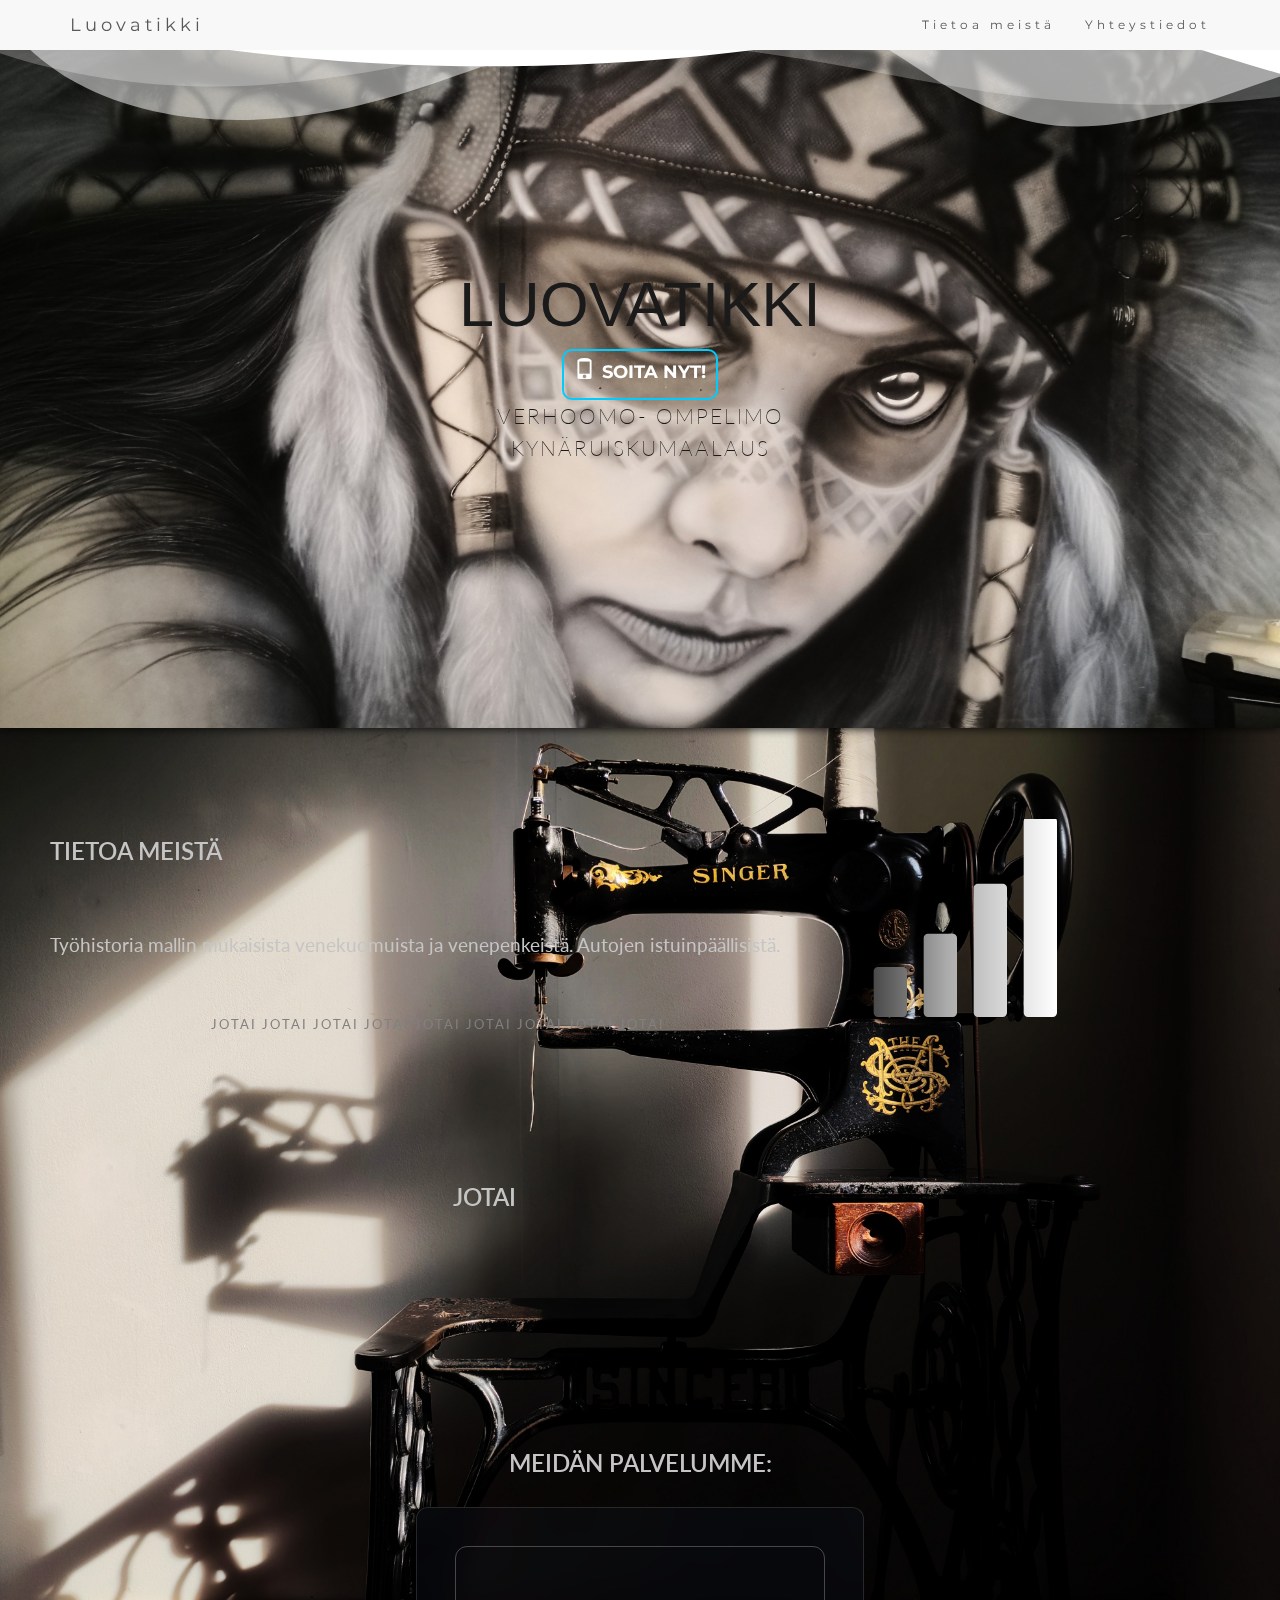
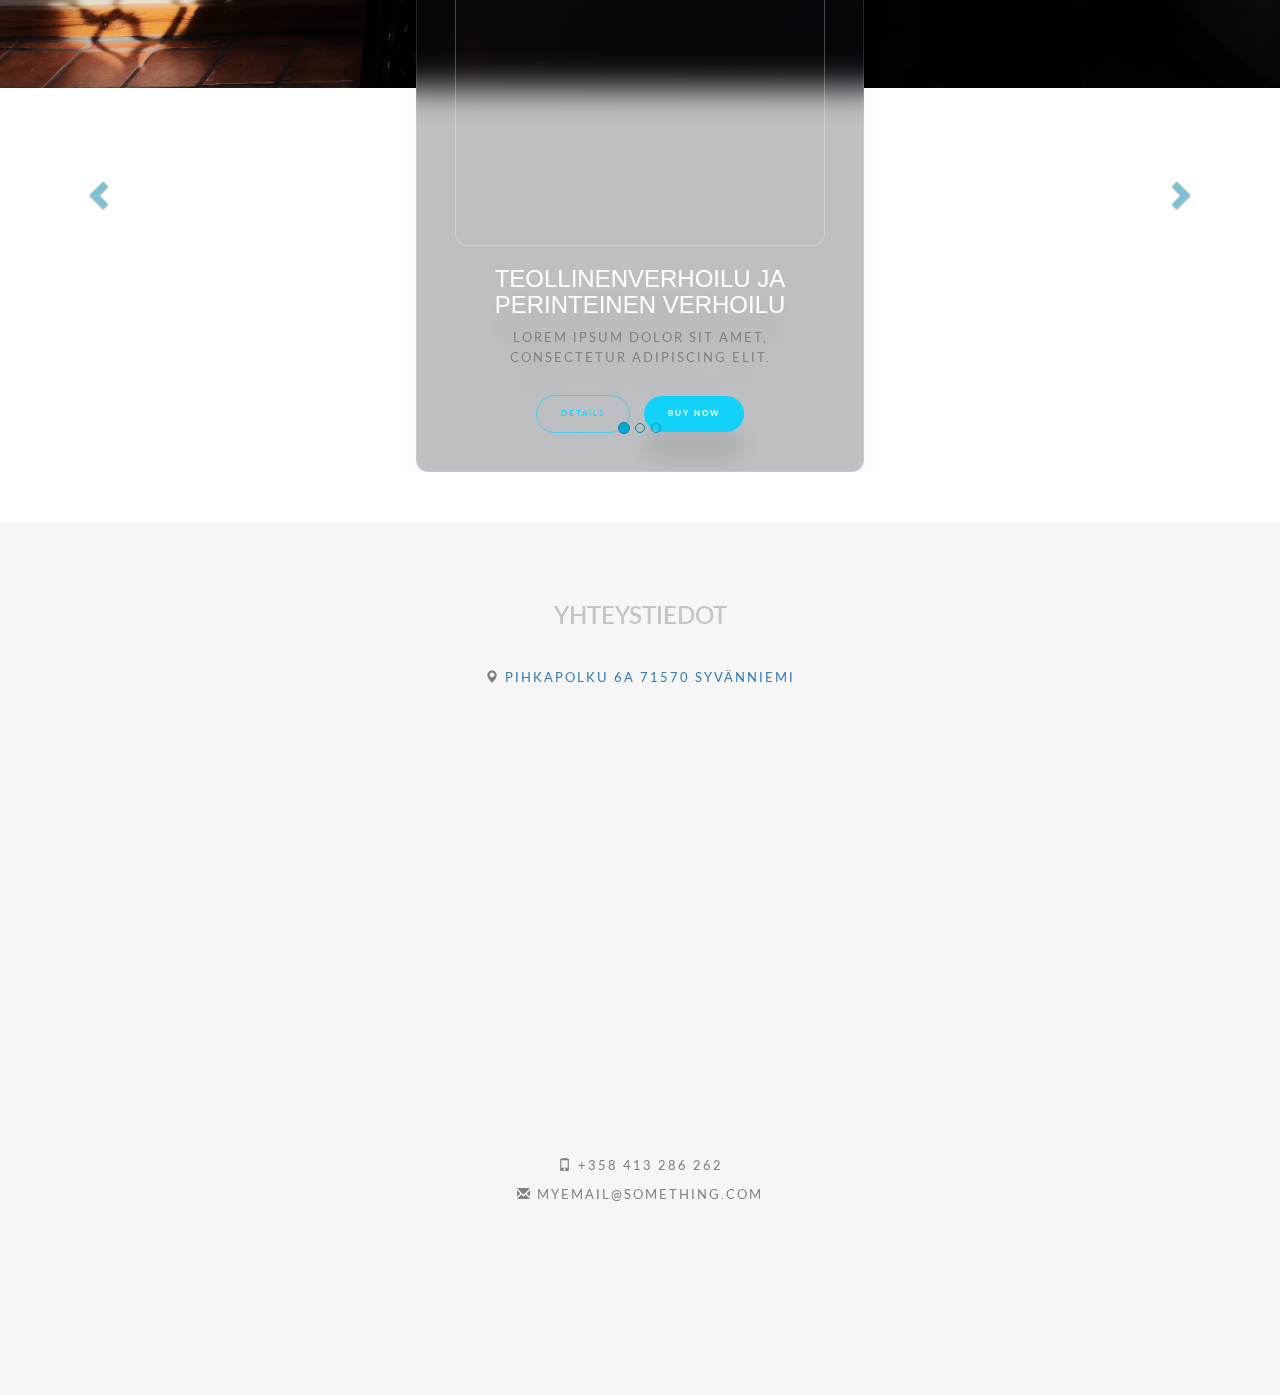
<file: index.html>
<!DOCTYPE html>
<html lang="fi">
  <head>
    
    <meta charset="utf-8">
    
    <title>Firman Nimi</title>
    <link rel="icon" href="kuvat/Logo.png">
    <meta name="viewport" content="width=device-width, initial-scale=1"> 
    <link rel="stylesheet" href="https://maxcdn.bootstrapcdn.com/bootstrap/3.4.1/css/bootstrap.min.css">
    <link href="https://fonts.googleapis.com/css?family=Montserrat" rel="stylesheet" type="text/css">
    <link href="https://fonts.googleapis.com/css?family=Lato" rel="stylesheet" type="text/css">
    <script src="https://ajax.googleapis.com/ajax/libs/jquery/3.7.1/jquery.min.js"></script>
    <script src="https://maxcdn.bootstrapcdn.com/bootstrap/3.4.1/js/bootstrap.min.js"></script>
    <link rel="stylesheet" href="css/style.css">
    
  </head>
  
  <body id="myPage" data-spy="scroll" data-target=".navbar" data-offset="60" class="">
    
    <div class="custom-shape-divider-top-1751411372">
    <svg data-name="Layer 1" xmlns="http://www.w3.org/2000/svg" viewBox="0 0 1200 120" preserveAspectRatio="none">
        <path d="M0,0V46.29c47.79,22.2,103.59,32.17,158,28,70.36-5.37,136.33-33.31,206.8-37.5C438.64,32.43,512.34,53.67,583,72.05c69.27,18,138.3,24.88,209.4,13.08,36.15-6,69.85-17.84,104.45-29.34C989.49,25,1113-14.29,1200,52.47V0Z" opacity=".25" class="shape-fill"></path>
        <path d="M0,0V15.81C13,36.92,27.64,56.86,47.69,72.05,99.41,111.27,165,111,224.58,91.58c31.15-10.15,60.09-26.07,89.67-39.8,40.92-19,84.73-46,130.83-49.67,36.26-2.85,70.9,9.42,98.6,31.56,31.77,25.39,62.32,62,103.63,73,40.44,10.79,81.35-6.69,119.13-24.28s75.16-39,116.92-43.05c59.73-5.85,113.28,22.88,168.9,38.84,30.2,8.66,59,6.17,87.09-7.5,22.43-10.89,48-26.93,60.65-49.24V0Z" opacity=".5" class="shape-fill"></path>
        <path d="M0,0V5.63C149.93,59,314.09,71.32,475.83,42.57c43-7.64,84.23-20.12,127.61-26.46,59-8.63,112.48,12.24,165.56,35.4C827.93,77.22,886,95.24,951.2,90c86.53-7,172.46-45.71,248.8-84.81V0Z" class="shape-fill"></path>
    </svg>
</div>
    <nav class="navbar navbar-default navbar-fixed-top">
      <div class="container">
        <div class="navbar-header">
          <button type="button" class="navbar-toggle" data-toggle="collapse" data-target="#myNavbar">
            <span class="icon-bar"></span>
            <span class="icon-bar"></span>
            <span class="icon-bar"></span>                        
          </button>
          <a class="navbar-brand" href="#myPage">Luovatikki</a>
        </div>
        <div class="collapse navbar-collapse" id="myNavbar">
          <ul class="nav navbar-nav navbar-right">
            <li><a href="#about">Tietoa meistä</a></li>
            
            <li><a href="#contact">Yhteystiedot</a></li>
          </ul>
        </div>
      </div>
    </nav>
    <div class="jumbotron text-center" >

     <!-- <div class="col-sm-2"><img src="kuvat/Logo.png" alt="logo" style="align-items: center; width: 100%;">
      </div>-->

      <h1>Luovatikki</h1> 
      <a href="tel:0413286262" style="align-items: center;">            
        <button class="glow-button"> <p class="glyphicon glyphicon-phone"></p> Soita nyt!</button>
      </a> 
      <p>Verhoomo- Ompelimo
        <br> kynäruiskumaalaus</p> 
      

      
      
      <form>
      </div>
    </form>
  </div>
  <!-- Container (About Section) -->
  <div id="about" class="container-fluid">
    <div class="row">
      <div class="col-sm-8">
        
        <h2>Tietoa meistä</h2><br>
        <h4>Työhistoria mallin mukaisista venekuomuista ja venepenkeistä. Autojen istuinpäällisistä.</h4><br>
        <p>jotai jotai jotai jotai jotai jotai jotai jotai jotai</p>
        
      </div>
      <div class="col-sm-4">
        <span class="glyphicon glyphicon-signal logo"></span>
      </div>
    </div>
  </div>
  
  <div class="container-fluid ">
    <div class="row">
      <div class="col-sm-4">
        <span class="glyphicon glyphicon-globe logo slideanim"></span>
      </div>
      <div class="col-sm-8">
        <h2>jotai</h2><br>
                           

                         
          </div>                                
        </div>
      </div>
    
    
    
    
    <!-- Container (Portfolio Section) -->
    
    
    <h2 style="text-align: center;">Meidän palvelumme:</h2>
    <div id="myCarousel" class="carousel slide text-center" data-ride="carousel" style="margin-bottom: 50px;">
      <!-- Indicators -->
      <ol class="carousel-indicators">
        <li data-target="#myCarousel" data-slide-to="0" class="active"></li>
        <li data-target="#myCarousel" data-slide-to="1"></li>
        <li data-target="#myCarousel" data-slide-to="2"></li>
      </ol>
      
      <!-- Wrapper for slides -->
      <div class="carousel-inner" role="listbox">
        <div class="item">
           <div class="container2">
                          <div class="wrapper">
                            <div class="banner-image bg-rotator"></div>
  
 
                            <h1> Kynäruiskumaalaus</h1>
                            <p>Lorem ipsum dolor sit amet, <br/>
                              consectetur adipiscing elit.</p>
                            </div>
                            <div class="button-wrapper"> 
                            <button class="btn outline">DETAILS</button>
                              <button class="btn fill">BUY NOW</button>
                            </div>
              </div>
        </div>
        <div class="item">
            <div class="container2">
                          <div class="wrapper">
                            <div class="banner-image bg-rotator2" ></div>
                            
                           
                            <h1> Ajoneuvoverhoilu ja venekuomut</h1>
                            <p>Lorem ipsum dolor sit amet, <br/>
                              consectetur adipiscing elit.</p>
                            </div>
                            <div class="button-wrapper"> 
                            <button class="btn outline">DETAILS</button>
                              <button class="btn fill">BUY NOW</button>
                            </div>
              </div>
        </div>
        <div class="item active">
            <div class="container2">
                          <div class="wrapper">
                            <div class="banner-image"> </div>
                            <h1> Teollinenverhoilu ja perinteinen verhoilu</h1>
                            <p>Lorem ipsum dolor sit amet, <br/>
                              consectetur adipiscing elit.</p>
                            </div>
                            <div class="button-wrapper"> 
                            <button class="btn outline">DETAILS</button>
                              <button class="btn fill">BUY NOW</button>
                            </div>
              </div>
        </div>
      </div>
      
      <!-- Left and right controls -->
      <a class="left carousel-control" href="#myCarousel" role="button" data-slide="prev">
        <span class="glyphicon glyphicon-chevron-left" aria-hidden="true"></span>
        <span class="sr-only">Previous</span>
      </a>
      <a class="right carousel-control" href="#myCarousel" role="button" data-slide="next">
        <span class="glyphicon glyphicon-chevron-right" aria-hidden="true"></span>
        <span class="sr-only">Next</span>
      </a>
    </div>
  </div>
  
  
  
  <!-- Container (Contact Section) -->
  <div id="contact" class="container-fluid bg-grey">
    <h2 class="text-center">YHTEYSTIEDOT</h2>
    <div class="row info-text">
      
        <p></p>
        <p ><span class="glyphicon glyphicon-map-marker"></span><a href="https://maps.app.goo.gl/FSPdt3JB2fiaUHcH6"> Pihkapolku 6A 71570 SYVÄNNIEMI </a></p> <iframe src="https://www.google.com/maps/embed?pb=!1m14!1m8!1m3!1d1531.0339505754632!2d27.323815212438614!3d62.848769833469134!3m2!1i1024!2i768!4f13.1!3m3!1m2!1s0x4684bf3e9ec80c29%3A0xfa9c7dcdef268712!2sPihkapolku%206a%2C%2071570%20Kuopio!5e0!3m2!1sfi!2sfi!4v1754407478418!5m2!1sfi!2sfi" width="600" height="450" style="border:0;" allowfullscreen="" loading="lazy" referrerpolicy="no-referrer-when-downgrade"></iframe>
        <p><span class="glyphicon glyphicon-phone"></span> +358 413 286 262</p>
        <p><span class="glyphicon glyphicon-envelope"></span> myemail@something.com</p>
      </div>
      <div class="col-sm-7 slideanim">
        <div class="row">
          
  </div>
</div>

<!-- Image of location/map -->


<footer class="container-fluid text-center">

 
</footer>

<script>
$(document).ready(function(){
  // Add smooth scrolling to all links in navbar + footer link
  $(".navbar a, footer a[href='#myPage']").on('click', function(event) {
    // Make sure this.hash has a value before overriding default behavior
    if (this.hash !== "") {
      // Prevent default anchor click behavior
      event.preventDefault();

      // Store hash
      var hash = this.hash;

      // Using jQuery's animate() method to add smooth page scroll
      // The optional number (900) specifies the number of milliseconds it takes to scroll to the specified area
      $('html, body').animate({
        scrollTop: $(hash).offset().top
      }, 900, function(){
   
        // Add hash (#) to URL when done scrolling (default click behavior)
        window.location.hash = hash;
      });
    } // End if
  });
  
  $(window).scroll(function() {
    $(".slideanim").each(function(){
      var pos = $(this).offset().top;

      var winTop = $(window).scrollTop();
        if (pos < winTop + 600) {
          $(this).addClass("slide");
        }
    });
  });
})
</script>

</body>
</html>
</file>
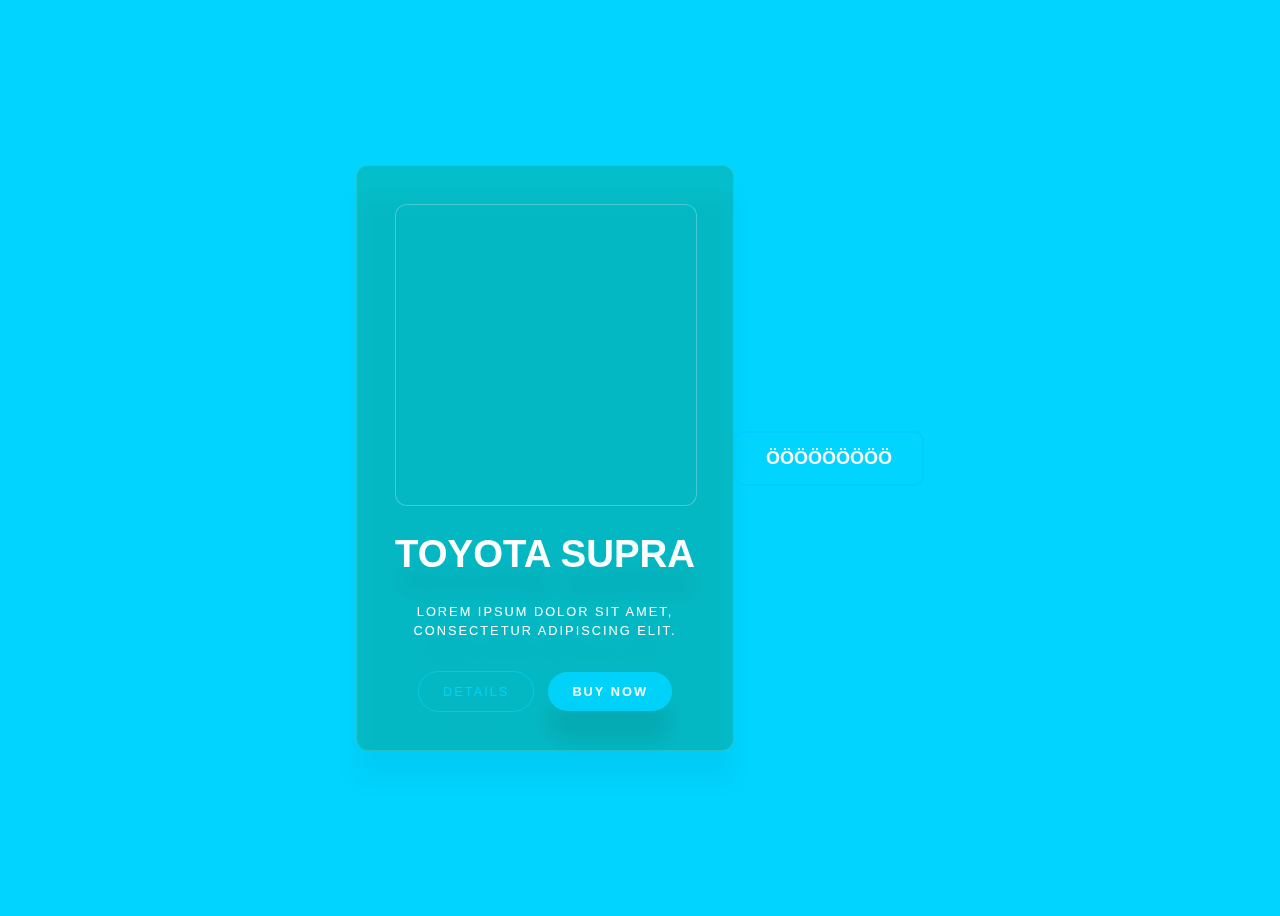
<file: test.html>
<!DOCTYPE html>
<html>
<head>
    <meta charset="UTF-8" />
    <title>title</title>

    <style>
body {
    display: flex;
    justify-content: center;
    align-items: center;
    height: 100vh;
    background-color: #1f1f1f;
}


.glow-button {
  padding: 15px 30px;
  color: #fff;
  font-size: 18px;
  font-weight: bold;
  text-transform: uppercase;
  text-decoration: none;
  border: 2px solid #00ccff;
  border-radius: 10px;
  background-color: transparent;
  cursor: pointer;
  transition: 0.3s;
  position: relative;
  overflow: hidden;
}

.glow-button::before {
  content: '';
  position: absolute;
  top: 0;
  left: 0;
  width: 100%;
  height: 100%;
  border-radius: 10px;
  background: radial-gradient(circle, rgba(0, 234, 255, 0.3), rgba(0, 0, 0, 0));
  opacity: 0;
  transition: opacity 0.3s;

}

.glow-button:hover {
background-color: #00ccff;
color: #000000;
box-shadow: 0 0 15px #00ccff, 0 0 30px #00ccff, 0 0 45px #00ccff;

}

.glow-button:hover::before {
  opacity: 1;
}





@import url('https://fonts.googleapis.com/css2?family=Righteous&display=swap');
@import url('https://fonts.googleapis.com/css2?family=Lato:wght@300&display=swap');

body {
  /* solid background */
  background: rgb(0,212,255);
  
  /* gradient background*/
  
  

}

.container {
  backdrop-filter: blur(16px) saturate(180%);
  -webkit-backdrop-filter: blur(16px) saturate(180%);
  background-color: rgba(17, 25, 40, 0.25);
  border-radius: 12px;
  border: 1px solid rgba(255, 255, 255, 0.125);  
  padding: 38px;  
  filter: drop-shadow(0 30px 10px rgba(0,0,0,0.125));
  display: flex;
  flex-direction: column;
  align-items: center;
  justify-content:center;
  text-align: center;
  
}

.wrapper {
  width: 100%;
  height: 100%;
  
}

.banner-image {
  background-image: url(https://images.unsplash.com/photo-1641326201918-3cafc641038e?ixlib=rb-1.2.1&ixid=MnwxMjA3fDB8MHxwaG90by1wYWdlfHx8fGVufDB8fHx8&auto=format&fit=crop&w=1887&q=80);
  background-position: center;
  background-size: cover;
  height: 300px;
  width: 100%;
  border-radius: 12px;
  border: 1px solid rgba(255,255,255, 0.255)
}

h1{
  font-family: 'Righteous', sans-serif;
  color: rgba(255,255,255,0.98);
  text-transform: uppercase;
  font-size: 2.4rem;
}

p {
  color: #fff;
  font-family: 'Lato', sans-serif;
  text-align: center;
  font-size: 0.8rem;
  line-height: 150%;
  letter-spacing: 2px;
  text-transform: uppercase;
}

.button-wrapper{
  margin-top: 18px;
}

.btn {
  border: none;
  padding: 12px 24px;
  border-radius: 24px;
  font-size: 12px;
  font-size: 0.8rem;  
  letter-spacing: 2px;  
  cursor: pointer;
}

.btn + .btn {
  margin-left: 10px;
}

.outline {
  background: transparent;
  color: rgba(0, 212, 255, 0.9);
  border: 1px solid rgba(0, 212, 255, 0.6);
  transition: all .3s ease;
  
}

.outline:hover{
  transform: scale(1.125);
  color: rgba(255, 255, 255, 0.9);
  border-color: rgba(255, 255, 255, 0.9);
  transition: all .3s ease;  
}

.fill {
  background: rgba(0, 212, 255, 0.9);
  color: rgba(255,255,255,0.95);
  filter: drop-shadow(0);
  font-weight: bold;
  transition: all .3s ease; 
}

.fill:hover{
  transform: scale(1.125);  
  border-color: rgba(255, 255, 255, 0.9);
  filter: drop-shadow(0 10px 5px rgba(0,0,0,0.125));
  transition: all .3s ease;    
}
</style>

</head>
<body>
      <div class="container">
    <div class="wrapper">
      <div class="banner-image"> </div>
      <h1> Toyota Supra</h1>
      <p>Lorem ipsum dolor sit amet, <br/>
        consectetur adipiscing elit.</p>
      </div>
      <div class="button-wrapper"> 
      <button class="btn outline">DETAILS</button>
        <button class="btn fill">BUY NOW</button>
      </div>
        </div>
    </div>
    <button class="glow-button">ööööööööö</button>
</body>
</html>
</file>
<file: css/style.css>
body {
    font: 400 15px Lato, sans-serif;
    line-height: 1.8;
    color: #818181;
   /*background-color: #1f1f1f;*/
   background-image: url("/kuvat/IMG_20250805_170212.jpg");
   background-repeat: no-repeat;
  background-position-y: 690px;
   background-size: 100% ;
  }

.custom-shape-divider-top-1751411372 {
    position: absolute;
    top: 0;
    left: 0;
    width: 100%;
    overflow: hidden;
    line-height: 0;
}

.custom-shape-divider-top-1751411372 svg {
    position: relative;
    display: block;
    width: calc(150% + 1.3px);
    height: 138px;
}

.custom-shape-divider-top-1751411372 .shape-fill {
    fill: #FFFFFF;
}

.glow-button {
  padding: 5px 10px;
  color: white;
  font-size: 18px;
  font-weight: bold;
  text-transform: uppercase;
  text-decoration: none;
  border: 2px solid #00ccff;
  border-radius: 10px;
  background-color: transparent;
  cursor: pointer;
  transition: 0.3s;
  position: relative;
  overflow: hidden;
}

.glow-button::before {
  content: '';
  position: absolute;
  top: 0;
  left: 0;
  width: 100%;
  height: 100%;
  border-radius: 10px;
  background: radial-gradient(circle, rgba(0, 234, 255, 0.3), rgba(0, 0, 0, 0));
  opacity: 0;
  transition: opacity 0.3s;

}

.glow-button:hover {
background-color: #00ccff;
color: #000000;
box-shadow: 0 0 15px #00ccff, 0 0 30px #00ccff, 0 0 45px #00ccff;

}

.glow-button:hover::before {
  opacity: 1;
}

.vaaleesn {
  background-color: #1f8ac0;
}



.buttoni a {
  color: #c5c5c5;
  border-radius: 20px;
}
.buttoni:hover  a:hover {
  background-color: #fff;
  color: #1f8ac0;
  
}

  h2 {
    font-size: 24px;
    text-transform: uppercase;
    color: #c5c5c5;
    font-weight: 600;
    margin-bottom: 30px;
  }
  h4 {
    font-size: 19px;
    line-height: 1.375em;
    color: #c5c5c5;
    font-weight: 400;
    margin-bottom: 30px;
    
  }  
  .jumbotron {
    
    background-image: url("/kuvat/intiaani.jpg");
    background-size: cover;
    background-position: 0px; 
    background-repeat: no-repeat;
    background-color: #1f1f1f;
    box-shadow:  0 0 10px #000000;
    color: #1a1a1a;
    padding: 250px;
    font-family: Montserrat, sans-serif;
  }
  .container-fluid {
    padding: 60px 50px;
  }
  .bg-grey {
    background-color: #f6f6f6;
  }
  .logo-small {
    color: #0083a3;
    font-size: 50px;
  }
  .logo {
    /*color: #c0bfbf;*/
    background: transparent;
  background: linear-gradient(90deg,rgba(51, 51, 51, 1) 0%, rgba(171, 171, 171, 1) 45%, rgba(255, 255, 255, 1) 100%);
  color: transparent;
  background-clip: text;
    font-size: 200px;
  }
  .thumbnail {
    padding: 0 0 15px 0;
    border: none;
    border-radius: 0;
  }
  .thumbnail img {
    width: 100%;
    height: 100%;
    margin-bottom: 10px;
  }
  .carousel-control.right, .carousel-control.left {
    background-image: none;
    color: #0083a3;
  }
  .carousel-indicators li {
   
    border-color: #0083a3;
  }
  .carousel-indicators li.active {
    background-color: #00a7d1;
  }
  .item h4 {
    font-size: 19px;
    line-height: 1.375em;
    font-weight: 400;
    font-style: italic;
    margin: 70px 0;
  }
  .item span {
    font-style: normal;
  }
  .panel {
    border: 1px solid #f4511e; 
    border-radius:0 !important;
    transition: box-shadow 0.5s;
  }
  .panel:hover {
    box-shadow: 5px 0px 40px rgba(0,0,0, .2);
  }
  .panel-footer .btn:hover {
    border: 1px solid #f4511e;
    background-color: #fff !important;
    color: #f4511e;
  }
  .panel-heading {
    color: #fff !important;
    background-color: #f4511e !important;
    padding: 25px;
    border-bottom: 1px solid transparent;
    border-top-left-radius: 0px;
    border-top-right-radius: 0px;
    border-bottom-left-radius: 0px;
    border-bottom-right-radius: 0px;
  }
  .panel-footer {
    background-color: white !important;
  }
  .panel-footer h3 {
    font-size: 32px;
  }
  .panel-footer h4 {
    color: #aaa;
    font-size: 14px;
  }
  .panel-footer .btn {
    margin: 15px 0;
    background-color: #f4511e;
    color: #fff;
  }
  .navbar {
    margin-bottom: 0;
   /* background-color: #f4511e;*/
    z-index: 9999;
    border: 0;
    font-size: 12px !important;
    line-height: 1.42857143 !important;
    letter-spacing: 4px;
    border-radius: 0;
    font-family: Montserrat, sans-serif;
  }
  .navbar li a, .navbar .navbar-brand {
    color: #585858 !important;
  }
  .navbar-nav li a:hover, .navbar-nav li.active a {
    color: #000000 !important;
    background-color: #b8b8b8 !important;
  }
  .navbar-default .navbar-toggle {
    border-color: transparent;
    color: #fff !important;
  }
  footer .glyphicon {
    font-size: 20px;
    margin-bottom: 20px;
    color: #f4511e;
  }
  .slideanim {visibility:hidden;}
  .slide {
    animation-name: slide;
    -webkit-animation-name: slide;
    animation-duration: 1s;
    -webkit-animation-duration: 1s;
    visibility: visible;
  }




@import url('https://fonts.googleapis.com/css2?family=Righteous&display=swap');
@import url('https://fonts.googleapis.com/css2?family=Lato:wght@300&display=swap');



.container2 {
  margin: auto;
  backdrop-filter: blur(16px) saturate(180%);
  -webkit-backdrop-filter: blur(16px) saturate(180%);
  background-color: rgba(17, 25, 40, 0.25);
  border-radius: 12px;
  border: 1px solid rgba(255, 255, 255, 0.125);  
  padding: 38px;  
  filter: drop-shadow(0 30px 10px rgba(0,0,0,0.125));
  display: flex;
  flex-direction: column;
  align-items: center;
  justify-content:center;
  text-align: center;

  height: 15%;
  width: 35%;
  
}

.wrapper {
  width: 100%;
  height: 100%;
  
}

.banner-image {
  
  background-position: center;
  background-size: cover;
  height: 300px;
  width: 100%;
  border-radius: 12px;
  border: 1px solid rgba(255,255,255, 0.255)
}

h1{
  font-family: 'Righteous', sans-serif;
  color: rgba(255,255,255,0.98);
  text-transform: uppercase;
  font-size: 2.4rem;
}

p {
 
  font-family: 'Lato', sans-serif;
  text-align: center;
  font-size: 1.3rem;
  line-height: 150%;
  letter-spacing: 2px;
  text-transform: uppercase;
}

.button-wrapper{
  margin-top: 18px;
}

.btn {
  border: none;
  padding: 12px 24px;
  border-radius: 24px;
  font-size: 12px;
  font-size: 0.8rem;  
  letter-spacing: 2px;  
  cursor: pointer;
}

.btn + .btn {
  margin-left: 10px;
}

.outline {
  background: transparent;
  color: rgba(0, 212, 255, 0.9);
  border: 1px solid rgba(0, 212, 255, 0.6);
  transition: all .3s ease;
  
}

.outline:hover{
  transform: scale(1.125);
  color: rgba(255, 255, 255, 0.9);
  border-color: rgba(255, 255, 255, 0.9);
  transition: all .3s ease;  
}

.fill {
  background: rgba(0, 212, 255, 0.9);
  color: rgba(255,255,255,0.95);
  filter: drop-shadow(0);
  font-weight: bold;
  transition: all .3s ease; 
}

.fill:hover{
  transform: scale(1.125);  
  border-color: rgba(255, 255, 255, 0.9);
  filter: drop-shadow(0 10px 5px rgba(0,0,0,0.125));
  transition: all .3s ease;    
}


.info-text {
  align-items: center;
  text-align: center;
  
}


  .bg-rotator {
    
     
      animation: changeBg 9s infinite;
     
    }
     .bg-rotator2 {
    
     
      animation: changeBg2 3s infinite;
     
    }

    @keyframes changeBg {
      0%   { background-image: url("/kuvat/257.JPG"); }
      33%  { background-image: url("/kuvat/Katti.jpg"); }
      66%  { background-image: url("/kuvat/puu.jpg"); }
      100% { background-image: url("/kuvat/nalle.jpg");}
    }

 @keyframes changeBg2 {
   0%  { background-image: url("/kuvat/vanha\ penkki.jpg"); }
      50%   { background-image: url("/kuvat/korjattu\ penkki.jpg"); }
      100%  { background-image: url("/kuvat/vanha\ penkki.jpg"); }
      
      
    }


  @keyframes slide {
    0% {
      opacity: 0;
      transform: translateY(70%);
    } 
    100% {
      opacity: 1;
      transform: translateY(0%);
    }
  }
  @-webkit-keyframes slide {
    0% {
      opacity: 0;
      -webkit-transform: translateY(70%);
    } 
    100% {
      opacity: 1;
      -webkit-transform: translateY(0%);
    }
  }
  @media screen and (max-width: 768px) {
    .col-sm-4 {
      text-align: center;
      margin: 25px 0;
    }
    .btn-lg {
      width: 100%;
      margin-bottom: 35px;
    }
  }
  @media screen and (max-width: 480px) {
    .logo {
      font-size: 150px;
    }
  }
</file>
